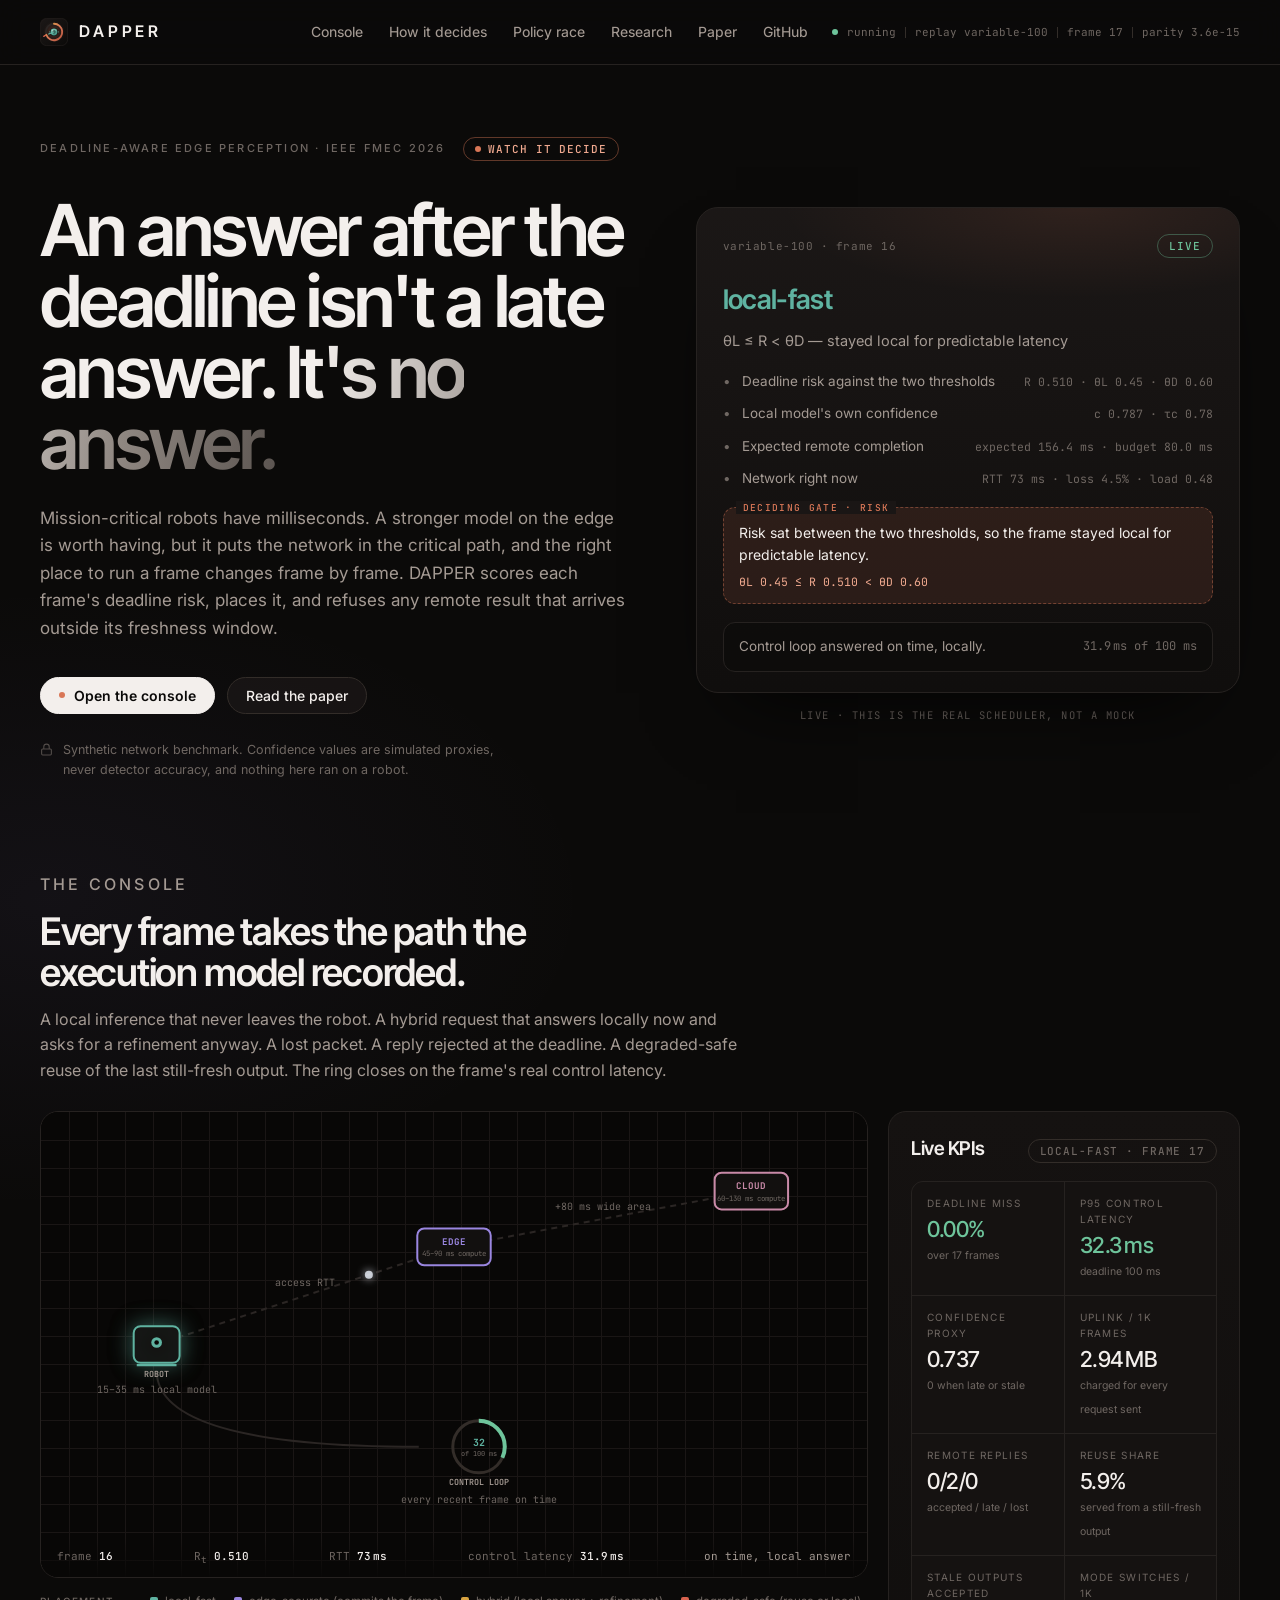
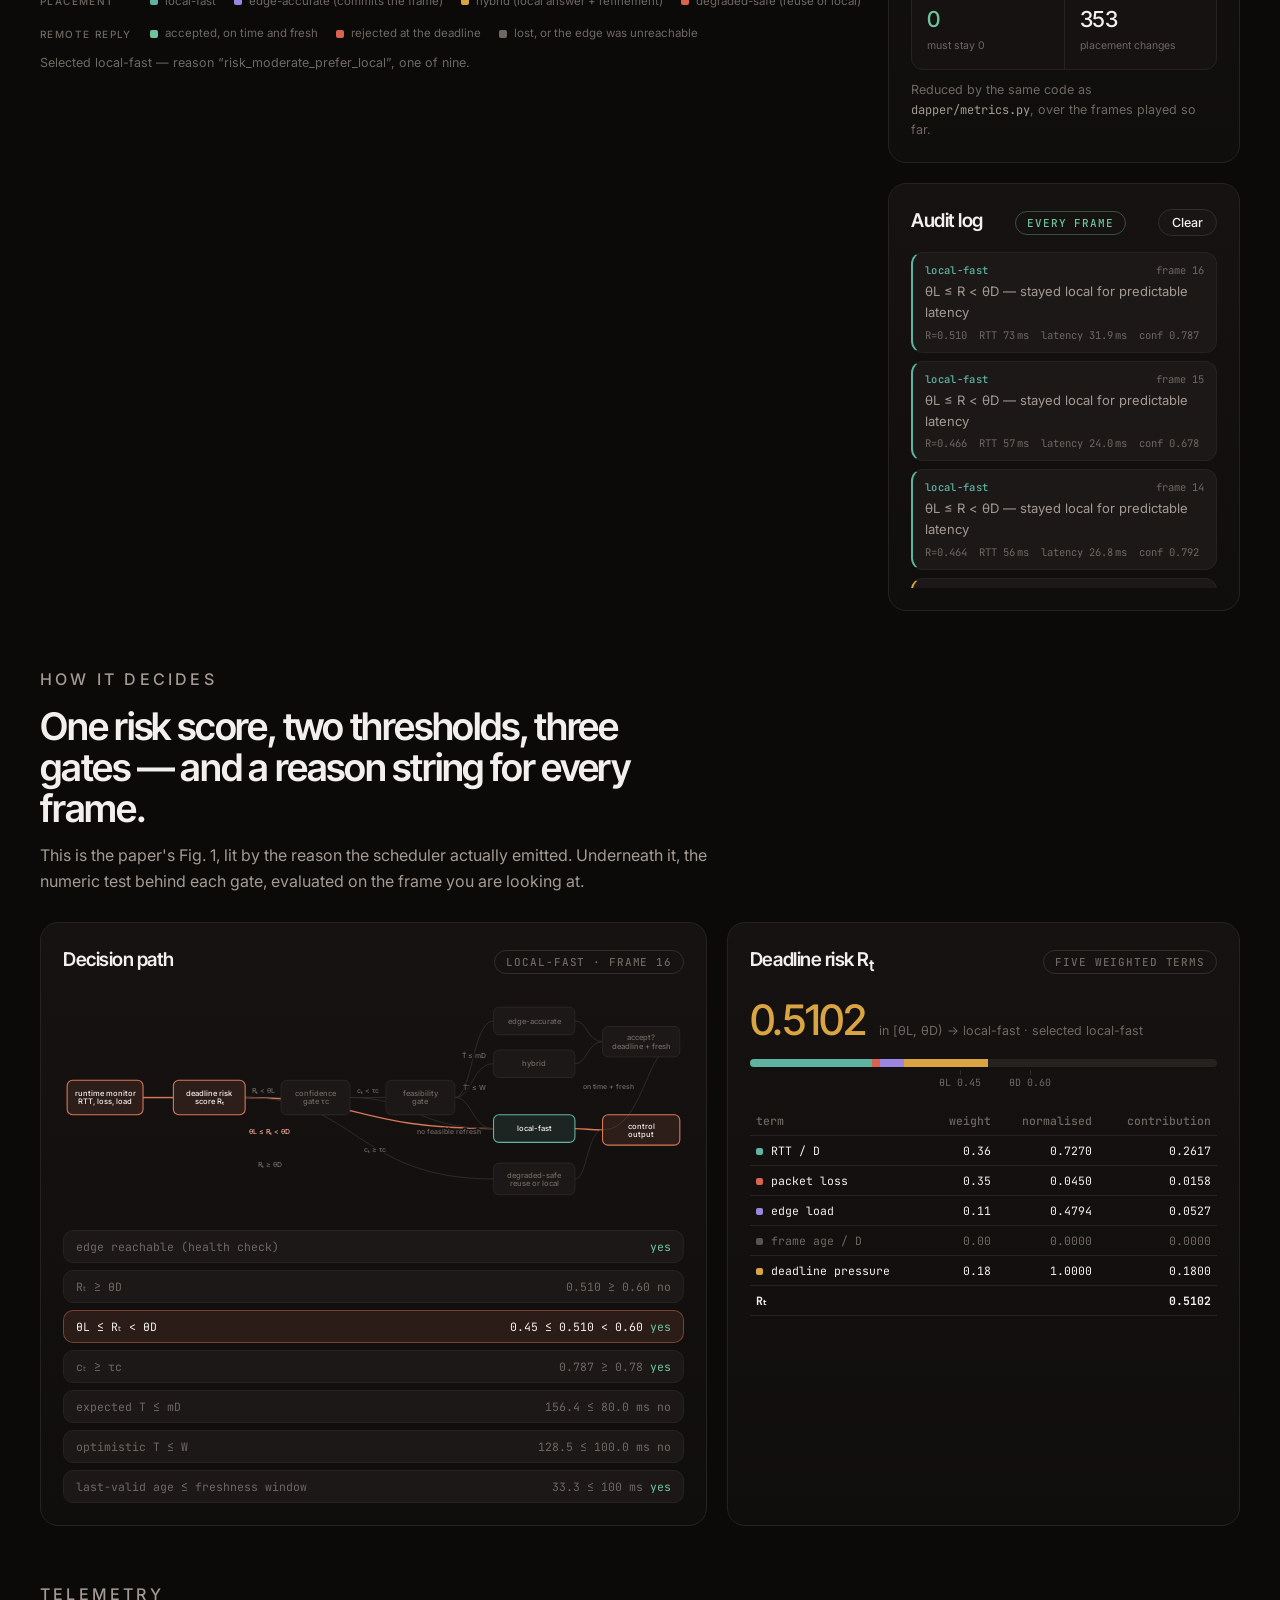
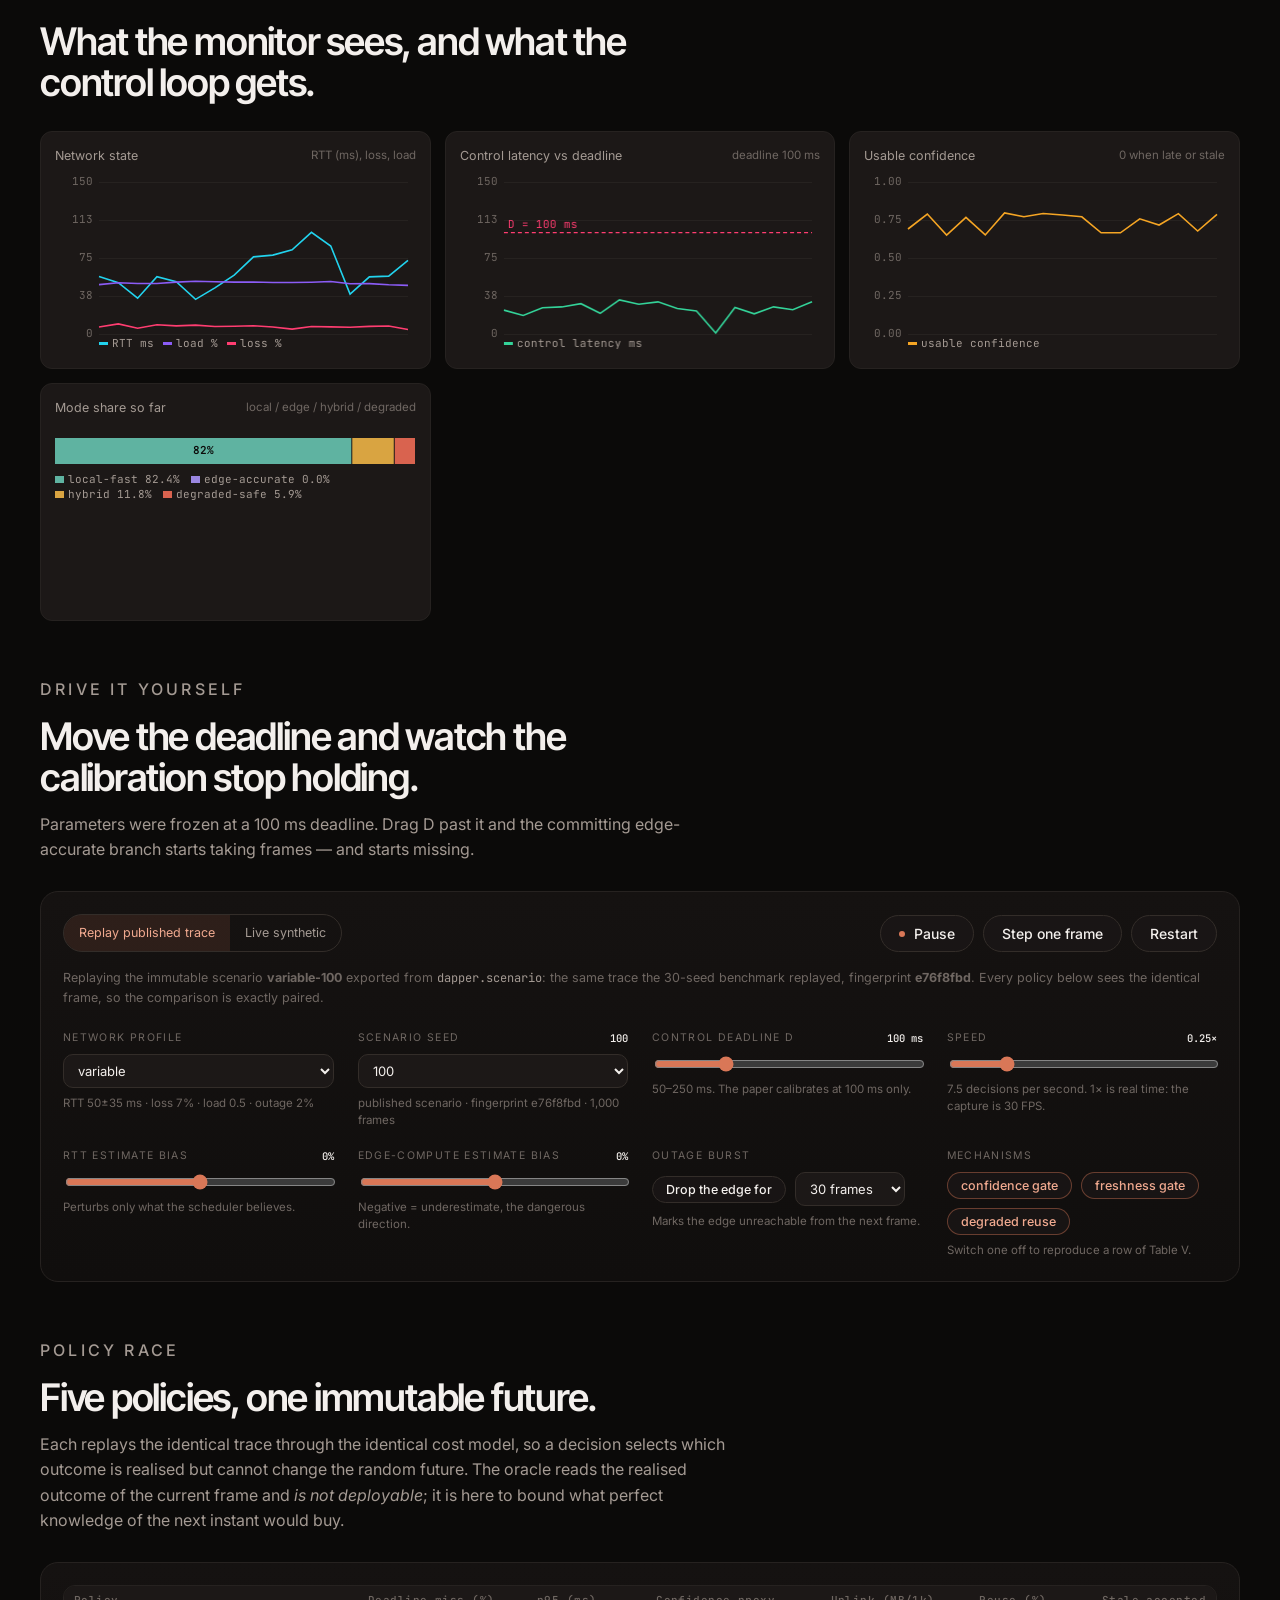
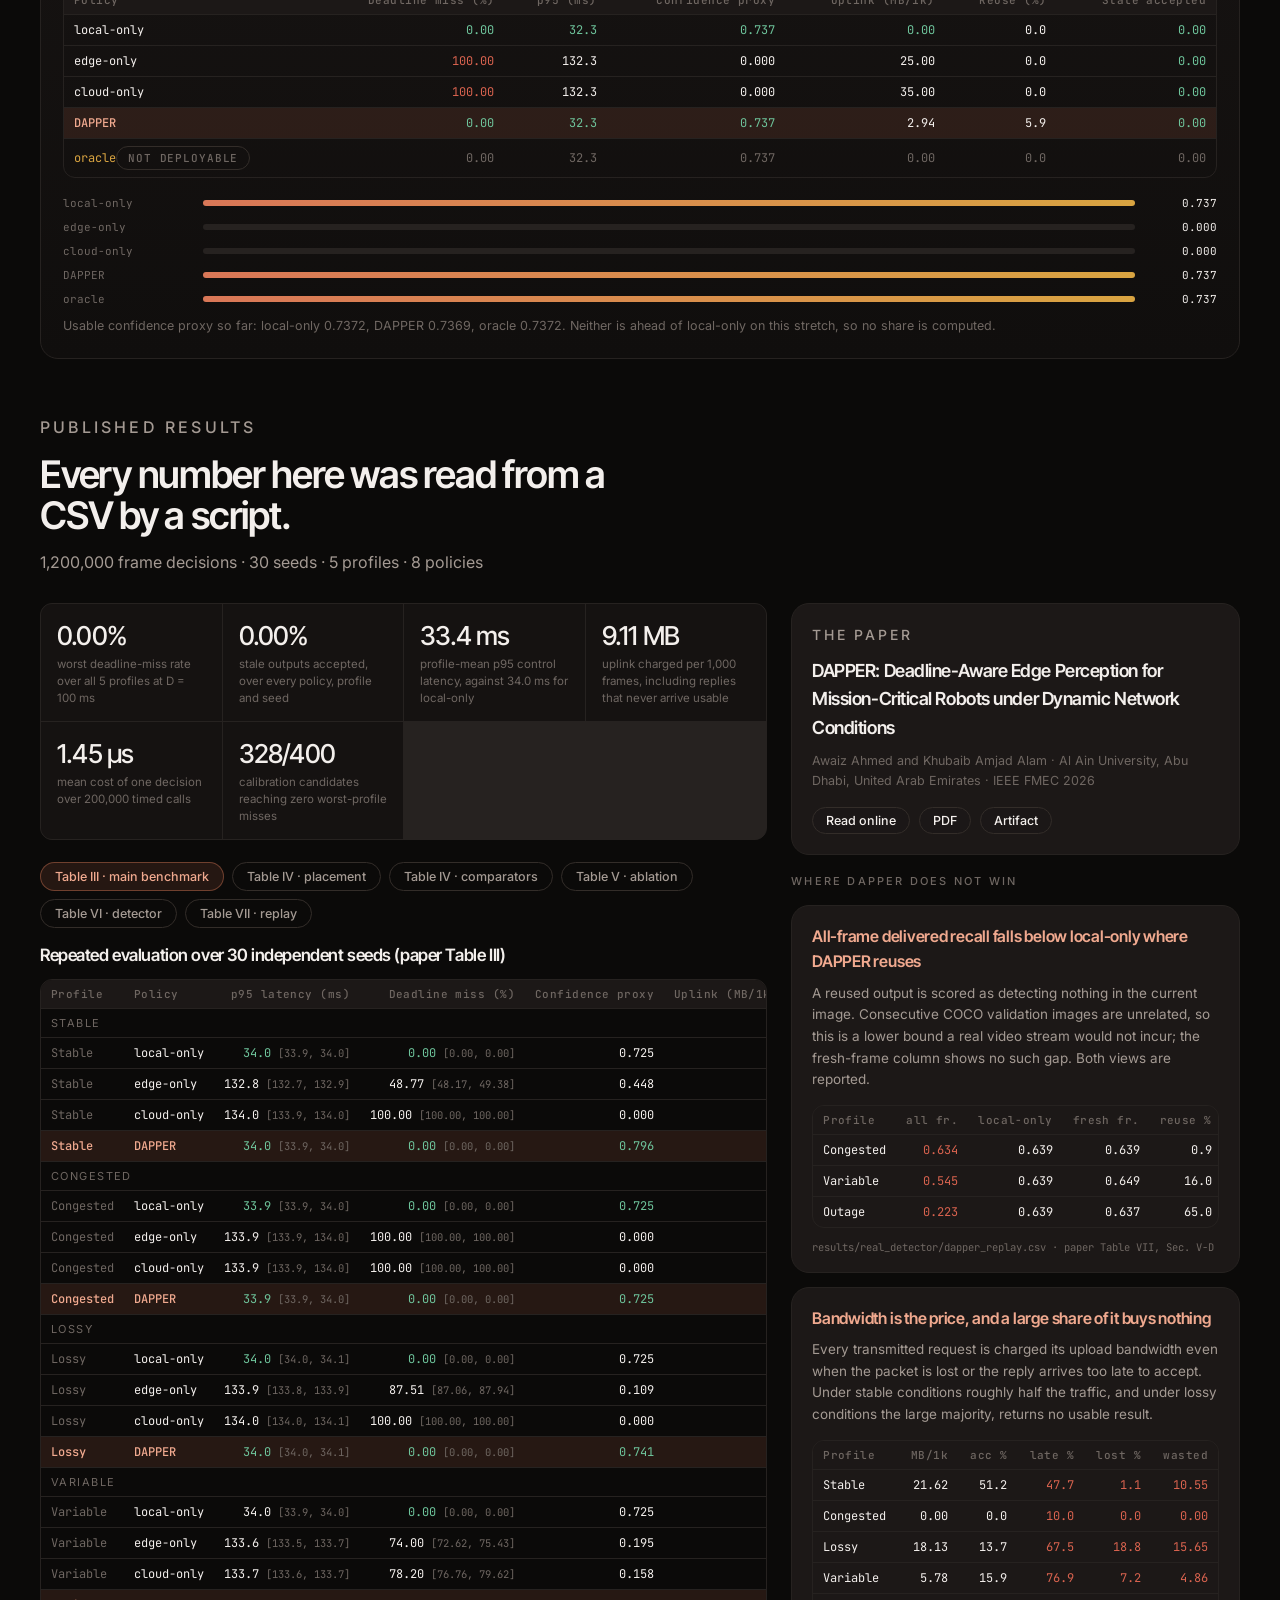
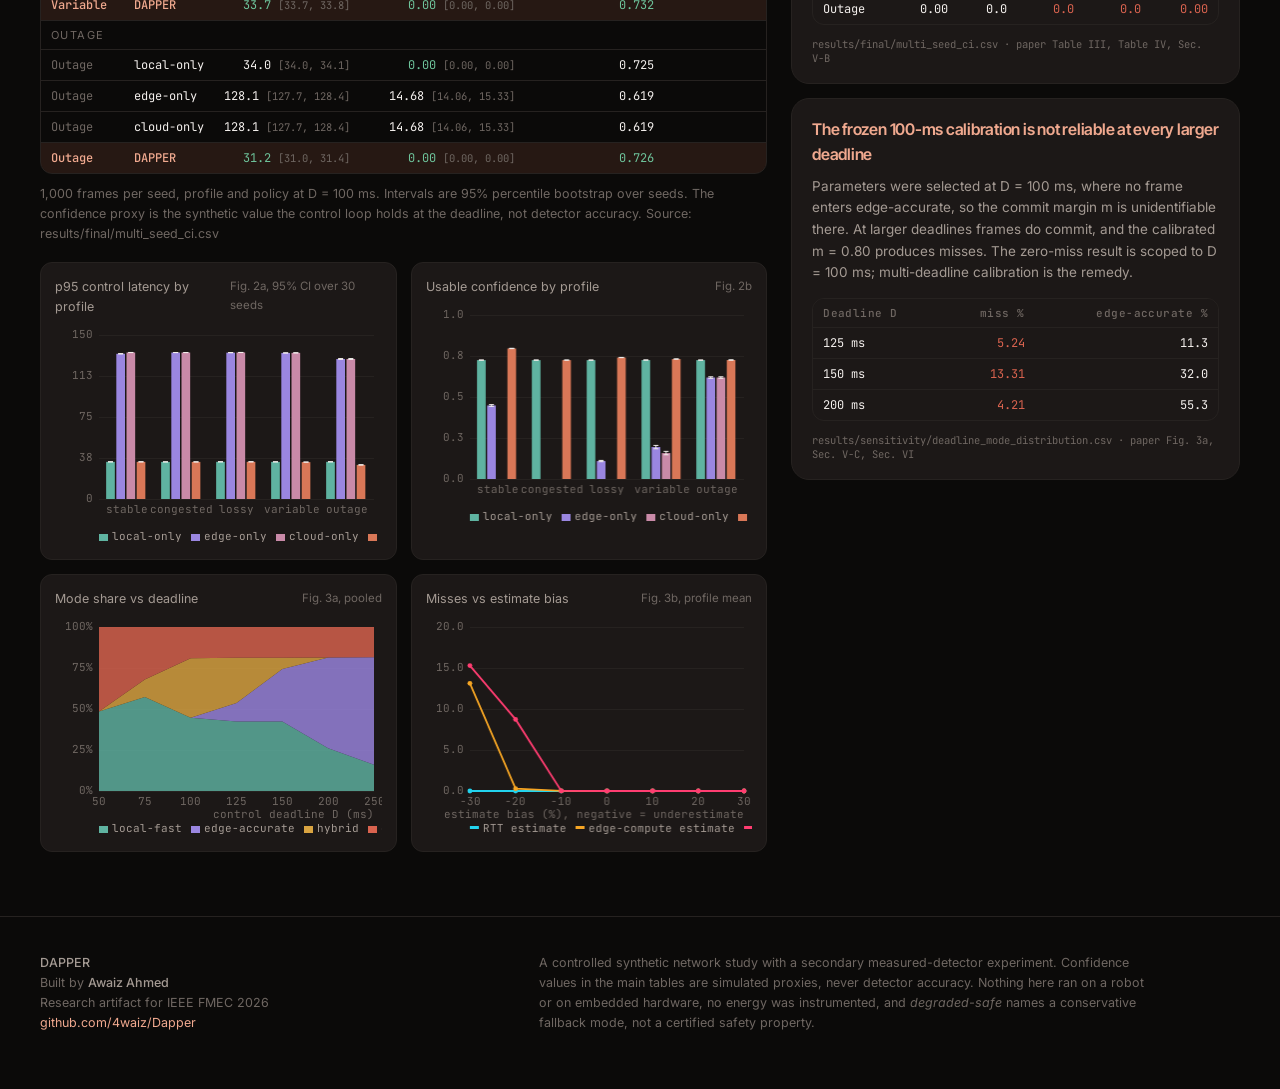
<file: index.html>
<!doctype html>
<html lang="en">
<head>
  <meta charset="utf-8" />
  <meta name="viewport" content="width=device-width, initial-scale=1" />
  <title>DAPPER — deadline-aware edge perception</title>
  <meta name="description" content="A perception result that arrives after the control deadline is no answer at all. DAPPER scores every frame's deadline risk and places it on the robot, on the edge, both, or on a conservative fallback. The real scheduler from the IEEE FMEC 2026 paper, running live in your browser." />
  <meta name="author" content="Awaiz Ahmed" />
  <meta property="og:title" content="DAPPER — deadline-aware edge perception" />
  <meta property="og:description" content="An answer after the deadline isn't a late answer. It's no answer. The real per-frame scheduler, running live. Built by Awaiz Ahmed." />
  <meta property="og:image" content="assets/social-preview.png" />
  <meta name="theme-color" content="#0b0a09" />
  <link rel="icon" type="image/svg+xml" href="assets/logo.svg" />
  <link rel="icon" type="image/png" sizes="32x32" href="assets/favicon-32.png" />
  <link rel="apple-touch-icon" href="assets/apple-touch-icon.png" />
  <link rel="preconnect" href="https://fonts.googleapis.com" />
  <link rel="preconnect" href="https://fonts.gstatic.com" crossorigin />
  <link href="https://fonts.googleapis.com/css2?family=Inter+Tight:wght@400;500;600;700&family=Inter:wght@400;450;500;600&family=JetBrains+Mono:wght@400;500&display=swap" rel="stylesheet" />
  <link rel="stylesheet" href="css/app.css" />
</head>
<body>
  <div id="boot" class="boot" role="status" aria-live="polite">
    <div class="boot-card">
      <img src="assets/logo.svg" alt="" class="boot-logo" width="56" height="56" />
      <h1>DAPPER</h1>
      <p class="boot-sub">Deadline-aware perception placement</p>
      <div class="boot-bar"><div id="boot-fill" class="boot-fill"></div></div>
      <ol id="boot-log" class="boot-log"></ol>
    </div>
  </div>

  <header class="topbar">
    <a class="brand" href="#top" aria-label="DAPPER home">
      <img src="assets/logo.svg" alt="" width="28" height="28" />
      <span class="brand-name">DAPPER</span>
    </a>
    <nav class="nav" aria-label="Sections">
      <a href="#mission">Console</a>
      <a href="#decision">How it decides</a>
      <a href="#race">Policy race</a>
      <a href="#research">Research</a>
      <a href="paper/">Paper</a>
      <a href="https://github.com/4waiz/Dapper" target="_blank" rel="noopener">GitHub</a>
    </nav>
    <div class="status">
      <span id="status-dot" class="dot-live"></span><span id="status-text">booting</span>
      <span class="sep"></span><span id="status-mode">—</span>
      <span class="sep"></span><span id="status-frame">0</span>
      <span class="sep"></span><span id="status-parity" title="Worst disagreement between this browser engine and the Python engine on the loaded trace">parity —</span>
    </div>
  </header>

  <main id="top">
    <!-- ───────────────────────── hero ───────────────────────── -->
    <section class="hero">
      <div>
        <div class="hero-eyebrow">
          <p class="eyebrow">Deadline-aware edge perception · IEEE FMEC 2026</p>
          <span class="tag accent"><span class="dot" style="width:6px;height:6px;border-radius:50%;background:var(--accent)"></span> watch it decide</span>
        </div>
        <h1>An answer after the deadline isn't a late answer. <span class="fade">It's no answer.</span></h1>
        <p class="sub">Mission-critical robots have milliseconds. A stronger model on the edge is worth having, but it puts the network in the critical path, and the right place to run a frame changes frame by frame. DAPPER scores each frame's deadline risk, places it, and refuses any remote result that arrives outside its freshness window.</p>
        <div class="hero-actions">
          <a class="pill solid" href="#mission"><span class="dot"></span> Open the console</a>
          <a class="pill" href="paper/">Read the paper</a>
        </div>
        <p class="hero-foot">
          <svg width="13" height="13" viewBox="0 0 24 24" fill="none" stroke="currentColor" stroke-width="2" aria-hidden="true"><rect x="3" y="11" width="18" height="11" rx="2"/><path d="M7 11V7a5 5 0 0 1 10 0v4"/></svg>
          Synthetic network benchmark. Confidence values are simulated proxies, never detector accuracy, and nothing here ran on a robot.
        </p>
      </div>

      <div>
        <div class="decision-card">
          <div class="dc-top">
            <span class="dc-src" id="hero-src">dapper · frame 0</span>
            <span class="tag" id="hero-state">live</span>
          </div>
          <h2 class="dc-mode" id="hero-mode">—</h2>
          <p class="dc-why" id="hero-why">Loading the frozen configuration and a published scenario trace.</p>
          <ul class="dc-tests" id="hero-tests"></ul>
          <div class="dc-critical">
            <span class="label" id="hero-critical-label">deciding gate</span>
            <p id="hero-critical-text">—</p>
            <span class="expr" id="hero-critical-expr"></span>
          </div>
          <div class="dc-foot">
            <span id="hero-verdict">—</span>
            <span class="val" id="hero-latency">—</span>
          </div>
        </div>
        <p class="dc-caption">Live · this is the real scheduler, not a mock</p>
      </div>
    </section>

    <!-- ───────────────────────── console ───────────────────────── -->
    <section id="mission">
      <div class="sec-head">
        <p class="eyebrow">The console</p>
        <h2>Every frame takes the path the execution model recorded.</h2>
        <p>A local inference that never leaves the robot. A hybrid request that answers locally now and asks for a refinement anyway. A lost packet. A reply rejected at the deadline. A degraded-safe reuse of the last still-fresh output. The ring closes on the frame's real control latency.</p>
      </div>

      <div class="stage-wrap">
        <div>
          <div class="stage">
            <canvas id="scene" width="1280" height="720" aria-label="Animated robot, edge and cloud perception pipeline"></canvas>
            <div class="stage-bar">
              <span>frame <b id="sc-frame">0</b></span>
              <span>R<sub>t</sub> <b id="sc-risk">—</b></span>
              <span>RTT <b id="sc-rtt">—</b></span>
              <span>control latency <b id="sc-lat">—</b></span>
              <span id="sc-verdict">—</span>
            </div>
          </div>
          <div class="legend">
            <span><b>placement</b></span>
            <span><i style="background:var(--local)"></i> local-fast</span>
            <span><i style="background:var(--edge)"></i> edge-accurate (commits the frame)</span>
            <span><i style="background:var(--hybrid)"></i> hybrid (local answer + refinement)</span>
            <span><i style="background:var(--degraded)"></i> degraded-safe (reuse or local)</span>
          </div>
          <div class="legend">
            <span><b>remote reply</b></span>
            <span><i style="background:var(--ok)"></i> accepted, on time and fresh</span>
            <span><i style="background:var(--degraded)"></i> rejected at the deadline</span>
            <span><i style="background:var(--text-3)"></i> lost, or the edge was unreachable</span>
          </div>
          <p class="fine" id="stage-chip"></p>
        </div>

        <aside class="rail">
          <div class="card">
            <div class="card-head">
              <h2>Live KPIs</h2>
              <span class="tag" id="kpi-scope">—</span>
            </div>
            <div class="kpis" id="kpis"></div>
            <p class="fine">Reduced by the same code as <code>dapper/metrics.py</code>, over the frames played so far.</p>
          </div>

          <div class="card">
            <div class="card-head">
              <h2>Audit log</h2>
              <span class="tag ok" id="audit-rate">every frame</span>
              <button id="audit-clear" class="pill small" type="button">Clear</button>
            </div>
            <ol id="audit" class="audit-list" aria-live="polite"></ol>
            <p id="audit-empty" class="empty">The newest decisions, each with the gate that fired and its reason string, drawn from a closed set of nine. Above 1× the engine outruns the page and the log is sampled.</p>
          </div>
        </aside>
      </div>
    </section>

    <!-- ───────────────────────── decision path ───────────────────────── -->
    <section id="decision">
      <div class="sec-head">
        <p class="eyebrow">How it decides</p>
        <h2>One risk score, two thresholds, three gates — and a reason string for every frame.</h2>
        <p>This is the paper's Fig. 1, lit by the reason the scheduler actually emitted. Underneath it, the numeric test behind each gate, evaluated on the frame you are looking at.</p>
      </div>

      <div class="two-col">
        <div class="card">
          <div class="card-head">
            <h2>Decision path</h2>
            <span class="tag" id="path-chip">—</span>
          </div>
          <div class="pathwrap" id="pathwrap"></div>
          <ul class="gate-tests" id="gate-tests"></ul>
        </div>

        <div class="card">
          <div class="card-head">
            <h2>Deadline risk R<sub>t</sub></h2>
            <span class="tag">five weighted terms</span>
          </div>
          <div class="risk-total">
            <b id="risk-value">—</b>
            <span id="risk-verdict">—</span>
          </div>
          <div class="risk-bar" id="risk-bar"></div>
          <div class="risk-marks" id="risk-marks"></div>
          <table class="terms" id="risk-terms"></table>
        </div>
      </div>
    </section>

    <!-- ───────────────────────── telemetry ───────────────────────── -->
    <section id="telemetry">
      <div class="sec-head">
        <p class="eyebrow">Telemetry</p>
        <h2>What the monitor sees, and what the control loop gets.</h2>
      </div>
      <div class="charts">
        <figure class="chart">
          <figcaption>Network state <em>RTT (ms), loss, load</em></figcaption>
          <canvas id="ch-net" height="150"></canvas>
        </figure>
        <figure class="chart">
          <figcaption>Control latency vs deadline <em id="ch-lat-cap">—</em></figcaption>
          <canvas id="ch-lat" height="150"></canvas>
        </figure>
        <figure class="chart">
          <figcaption>Usable confidence <em>0 when late or stale</em></figcaption>
          <canvas id="ch-conf" height="150"></canvas>
        </figure>
        <figure class="chart">
          <figcaption>Mode share so far <em>local / edge / hybrid / degraded</em></figcaption>
          <canvas id="ch-mode" height="150"></canvas>
        </figure>
      </div>
    </section>

    <!-- ───────────────────────── controls ───────────────────────── -->
    <section id="controls">
      <div class="sec-head">
        <p class="eyebrow">Drive it yourself</p>
        <h2>Move the deadline and watch the calibration stop holding.</h2>
        <p>Parameters were frozen at a 100 ms deadline. Drag D past it and the committing edge-accurate branch starts taking frames — and starts missing.</p>
      </div>

      <div class="card">
        <div class="card-head">
          <div class="ctl-row">
            <div class="seg" role="group" aria-label="Scenario source">
              <button id="src-replay" class="on" type="button">Replay published trace</button>
              <button id="src-live" type="button">Live synthetic</button>
            </div>
          </div>
          <div class="ctl-row">
            <button id="play" class="pill" type="button"><span class="dot"></span> Pause</button>
            <button id="step" class="pill" type="button">Step one frame</button>
            <button id="reset" class="pill" type="button">Restart</button>
          </div>
        </div>
        <p class="fine" id="source-hint">—</p>

        <div class="controls" style="margin-top:22px">
          <div class="ctl">
            <label for="profile">Network profile</label>
            <select id="profile"></select>
            <span class="sub" id="profile-sub">—</span>
          </div>
          <div class="ctl">
            <label for="seed">Scenario seed <b id="seed-val">100</b></label>
            <select id="seed"></select>
            <span class="sub" id="seed-sub">—</span>
          </div>
          <div class="ctl">
            <label for="deadline">Control deadline D <b id="deadline-val">100 ms</b></label>
            <input id="deadline" type="range" min="50" max="250" step="5" value="100" />
            <span class="sub">50–250 ms. The paper calibrates at 100 ms only.</span>
          </div>
          <div class="ctl">
            <label for="speed">Speed <b id="speed-val">1×</b></label>
            <input id="speed" type="range" min="0" max="5" step="1" value="1" />
            <span class="sub" id="speed-sub">—</span>
          </div>
          <div class="ctl">
            <label for="bias-rtt">RTT estimate bias <b id="bias-rtt-val">0%</b></label>
            <input id="bias-rtt" type="range" min="-30" max="30" step="5" value="0" />
            <span class="sub">Perturbs only what the scheduler believes.</span>
          </div>
          <div class="ctl">
            <label for="bias-compute">Edge-compute estimate bias <b id="bias-compute-val">0%</b></label>
            <input id="bias-compute" type="range" min="-30" max="30" step="5" value="0" />
            <span class="sub">Negative = underestimate, the dangerous direction.</span>
          </div>
          <div class="ctl">
            <label>Outage burst</label>
            <div class="ctl-row">
              <button id="inject" class="pill small" type="button">Drop the edge for</button>
              <select id="inject-len">
                <option value="15">15 frames</option>
                <option value="30" selected>30 frames</option>
                <option value="60">60 frames</option>
                <option value="120">120 frames</option>
              </select>
            </div>
            <span class="sub">Marks the edge unreachable from the next frame.</span>
          </div>
          <div class="ctl">
            <label>Mechanisms</label>
            <div class="ctl-row">
              <button id="g-conf" class="pill small on" type="button">confidence gate</button>
              <button id="g-fresh" class="pill small on" type="button">freshness gate</button>
              <button id="g-reuse" class="pill small on" type="button">degraded reuse</button>
            </div>
            <span class="sub">Switch one off to reproduce a row of Table V.</span>
          </div>
        </div>

        <div class="custom-grid" id="custom-grid" hidden>
          <div class="ctl">
            <label for="c-rtt">RTT mean <b id="c-rtt-val">—</b></label>
            <input id="c-rtt" type="range" min="5" max="300" step="5" value="50" />
          </div>
          <div class="ctl">
            <label for="c-jit">RTT std <b id="c-jit-val">—</b></label>
            <input id="c-jit" type="range" min="0" max="100" step="5" value="35" />
          </div>
          <div class="ctl">
            <label for="c-loss">Packet loss <b id="c-loss-val">—</b></label>
            <input id="c-loss" type="range" min="0" max="50" step="1" value="7" />
          </div>
          <div class="ctl">
            <label for="c-load">Edge load <b id="c-load-val">—</b></label>
            <input id="c-load" type="range" min="0" max="100" step="5" value="50" />
          </div>
          <div class="ctl">
            <label for="c-out">Outage probability <b id="c-out-val">—</b></label>
            <input id="c-out" type="range" min="0" max="50" step="1" value="2" />
          </div>
        </div>
      </div>
    </section>

    <!-- ───────────────────────── policy race ───────────────────────── -->
    <section id="race">
      <div class="sec-head">
        <p class="eyebrow">Policy race</p>
        <h2>Five policies, one immutable future.</h2>
        <p>Each replays the identical trace through the identical cost model, so a decision selects which outcome is realised but cannot change the random future. The oracle reads the realised outcome of the current frame and <em>is not deployable</em>; it is here to bound what perfect knowledge of the next instant would buy.</p>
      </div>
      <div class="card">
        <div class="table-wrap"><table class="race" id="race-table"></table></div>
        <div class="race-bars" id="race-bars"></div>
        <p class="fine" id="race-note">—</p>
      </div>
    </section>

    <!-- ───────────────────────── research ───────────────────────── -->
    <section id="research">
      <div class="sec-head">
        <p class="eyebrow">Published results</p>
        <h2>Every number here was read from a CSV by a script.</h2>
        <p id="research-chip">—</p>
      </div>

      <div class="research-grid">
        <div>
          <div class="headline" id="headline"></div>
          <div class="tabs" role="tablist" id="table-tabs"></div>
          <h3 id="table-title" style="margin-bottom:10px;font-size:17px;font-weight:600"></h3>
          <div class="table-wrap"><table class="data" id="data-table"></table></div>
          <p class="fine" id="table-caption"></p>
          <div class="charts" style="margin-top:18px">
            <figure class="chart">
              <figcaption>p95 control latency by profile <em>Fig. 2a, 95% CI over 30 seeds</em></figcaption>
              <canvas id="ch-p95" height="220"></canvas>
            </figure>
            <figure class="chart">
              <figcaption>Usable confidence by profile <em>Fig. 2b</em></figcaption>
              <canvas id="ch-confidence" height="220"></canvas>
            </figure>
            <figure class="chart">
              <figcaption>Mode share vs deadline <em>Fig. 3a, pooled</em></figcaption>
              <canvas id="ch-deadline" height="220"></canvas>
            </figure>
            <figure class="chart">
              <figcaption>Misses vs estimate bias <em>Fig. 3b, profile mean</em></figcaption>
              <canvas id="ch-bias" height="220"></canvas>
            </figure>
          </div>
        </div>

        <div class="research-side">
          <div class="paper-card">
            <p class="eyebrow" style="margin-bottom:10px">The paper</p>
            <h3>DAPPER: Deadline-Aware Edge Perception for Mission-Critical Robots under Dynamic Network Conditions</h3>
            <p class="authors">Awaiz Ahmed and Khubaib Amjad Alam · Al Ain University, Abu Dhabi, United Arab Emirates · IEEE FMEC 2026</p>
            <div class="paper-links">
              <a class="pill small" href="paper/">Read online</a>
              <a class="pill small" href="paper/dapper-fmec2026.pdf">PDF</a>
              <a class="pill small" href="https://github.com/4waiz/Dapper">Artifact</a>
            </div>
          </div>

          <div>
            <p class="eyebrow" style="margin-bottom:14px">Where DAPPER does not win</p>
            <div class="honest" id="honest"></div>
          </div>
        </div>
      </div>
    </section>
  </main>

  <footer class="footer">
    <div><strong>DAPPER</strong><br />Built by <strong>Awaiz Ahmed</strong><br />Research artifact for IEEE FMEC 2026<br /><a href="https://github.com/4waiz/Dapper">github.com/4waiz/Dapper</a></div>
    <div class="caveat">A controlled synthetic network study with a secondary measured-detector experiment. Confidence values in the main tables are simulated proxies, never detector accuracy. Nothing here ran on a robot or on embedded hardware, no energy was instrumented, and <em>degraded-safe</em> names a conservative fallback mode, not a certified safety property.</div>
  </footer>

  <script type="module" src="js/app.js"></script>
</body>
</html>
</file>
<file: css/app.css>
/*
 * DAPPER — editorial dark.
 *
 * Warm near-black, a large display headline, letterspaced eyebrows, soft
 * rounded surfaces and one terracotta accent. Data keeps four distinguishable
 * hues, warmed to sit in this palette, and a colour always means the same
 * placement decision:
 *   local-fast  teal     edge-accurate  violet
 *   hybrid      ochre    degraded-safe  terracotta
 */
:root {
  --bg: #0b0a09;
  --bg-soft: #100e0d;
  --surface: #151211;
  --surface-2: #1c1817;
  --line: #262220;
  --line-2: #332d29;

  --text: #f3efec;
  --text-2: #a49a93;
  --text-3: #6f6762;

  --accent: #d97757;
  --accent-ink: #f0a98f;
  --accent-soft: rgba(217, 119, 87, 0.13);
  --accent-line: rgba(217, 119, 87, 0.42);

  --local: #5fb3a1;
  --edge: #9a86e0;
  --hybrid: #d9a441;
  --degraded: #d9634f;
  --ok: #6ec49b;

  --radius: 18px;
  --radius-sm: 12px;
  --display: "Inter Tight", Inter, system-ui, -apple-system, "Segoe UI", sans-serif;
  --sans: "Inter", system-ui, -apple-system, "Segoe UI", Roboto, sans-serif;
  --mono: "JetBrains Mono", ui-monospace, "SFMono-Regular", Consolas, monospace;
  color-scheme: dark;
}

* { box-sizing: border-box; }
html { scroll-behavior: smooth; }
body {
  margin: 0;
  background:
    radial-gradient(1200px 620px at 78% -8%, rgba(217, 119, 87, 0.10), transparent 62%),
    radial-gradient(900px 520px at 4% 12%, rgba(154, 134, 224, 0.06), transparent 60%),
    var(--bg);
  color: var(--text);
  font: 15px/1.6 var(--sans);
  -webkit-font-smoothing: antialiased;
  text-rendering: optimizeLegibility;
  overflow-x: hidden;
}
.mono { font-family: var(--mono); }
a { color: var(--accent-ink); text-decoration: none; }
a:hover { color: var(--text); }
h1, h2, h3 { margin: 0; font-family: var(--display); letter-spacing: -0.025em; }
figure { margin: 0; }

/* ---------- shared atoms ---------- */
.eyebrow {
  font-size: 11px; font-weight: 500; letter-spacing: 0.2em; text-transform: uppercase;
  color: var(--text-3); margin: 0;
}
.pill {
  display: inline-flex; align-items: center; gap: 9px; border-radius: 999px;
  border: 1px solid var(--line-2); background: rgba(28, 24, 23, 0.7);
  padding: 9px 18px; font: 500 14px var(--sans); color: var(--text); cursor: pointer;
  transition: border-color 0.18s, background 0.18s, color 0.18s;
}
.pill:hover { border-color: var(--accent-line); background: var(--surface-2); color: var(--text); }
.pill.solid { background: var(--text); color: #0b0a09; border-color: var(--text); font-weight: 600; }
.pill.solid:hover { background: #fff; border-color: #fff; color: #0b0a09; }
.pill .dot { width: 6px; height: 6px; border-radius: 50%; background: var(--accent); }
.pill[disabled] { opacity: 0.45; cursor: not-allowed; }
.pill.small { padding: 5px 13px; font-size: 12.5px; }
.pill.on { border-color: var(--accent-line); color: var(--accent-ink); }

button, select, input { font: inherit; color: inherit; }
button { font-family: var(--sans); }
select {
  background: var(--surface-2); border: 1px solid var(--line-2); border-radius: 10px;
  padding: 7px 10px; color: var(--text); font-size: 13px;
}
input[type="range"] { accent-color: var(--accent); width: 100%; }
:focus-visible { outline: 2px solid var(--accent); outline-offset: 3px; }

.tag {
  display: inline-flex; align-items: center; gap: 7px; font: 500 11px var(--mono);
  letter-spacing: 0.08em; text-transform: uppercase; color: var(--text-3);
  border: 1px solid var(--line-2); border-radius: 999px; padding: 4px 11px;
}
.tag.accent { color: var(--accent-ink); border-color: var(--accent-line); }
.tag.ok { color: var(--ok); border-color: rgba(110, 196, 155, 0.36); }
.tag.bad { color: var(--degraded); border-color: rgba(217, 99, 79, 0.42); }

.card {
  background: linear-gradient(180deg, var(--surface), var(--bg-soft));
  border: 1px solid var(--line); border-radius: var(--radius); padding: 22px;
  min-width: 0;
}
.card-head {
  display: flex; align-items: baseline; justify-content: space-between; gap: 14px;
  margin-bottom: 16px; flex-wrap: wrap;
}
.card-head h2 { font-size: 19px; font-weight: 600; }
.lede { color: var(--text-2); margin: 0 0 16px; max-width: 74ch; }
.fine { color: var(--text-3); font-size: 12.5px; margin: 10px 0 0; }
.fine code, code { font: 12px var(--mono); color: var(--text-2); }

/* ---------- boot ---------- */
.boot {
  position: fixed; inset: 0; z-index: 60; display: grid; place-items: center;
  background: radial-gradient(760px 420px at 50% 42%, rgba(217, 119, 87, 0.08), transparent 70%), var(--bg);
  transition: opacity 0.55s ease, visibility 0.55s;
}
.boot.done { opacity: 0; visibility: hidden; }
.boot-card { width: min(540px, calc(100vw - 36px)); }
.boot-logo { filter: drop-shadow(0 0 30px rgba(217, 119, 87, 0.25)); }
.boot h1 { font-size: 34px; font-weight: 600; letter-spacing: 0.22em; margin: 16px 0 4px; }
.boot-sub { color: var(--text-3); margin: 0 0 26px; letter-spacing: 0.18em; text-transform: uppercase; font-size: 10.5px; }
.boot-bar { height: 2px; background: var(--line); border-radius: 2px; overflow: hidden; }
.boot-fill { height: 100%; width: 0; background: linear-gradient(90deg, var(--accent), var(--hybrid)); transition: width 0.3s; }
.boot-log { list-style: none; padding: 0; margin: 20px 0 0; font: 12px var(--mono); color: var(--text-3); min-height: 164px; }
.boot-log li { padding: 3px 0; }
.boot-log li.ok::before { content: "\2713  "; color: var(--ok); }
.boot-log li.run::before { content: "\203A  "; color: var(--accent); }
.boot-log li.bad::before { content: "\2717  "; color: var(--degraded); }
.boot-log li.bad { color: var(--degraded); }

/* ---------- top bar ---------- */
.topbar {
  position: sticky; top: 0; z-index: 30; display: flex; align-items: center; gap: 24px;
  padding: 18px 40px; background: rgba(11, 10, 9, 0.78); backdrop-filter: blur(14px);
  border-bottom: 1px solid var(--line);
}
.brand { display: flex; align-items: center; gap: 11px; color: var(--text); }
.brand:hover { color: var(--text); }
.brand-name { font-family: var(--display); font-weight: 600; letter-spacing: 0.24em; font-size: 16px; }
.nav { display: flex; gap: 26px; margin-left: auto; align-items: center; }
.nav a { color: var(--text-2); font-size: 14px; font-weight: 450; }
.nav a:hover { color: var(--text); }
.status { display: flex; align-items: center; gap: 9px; font: 11px var(--mono); color: var(--text-3); white-space: nowrap; }
.status .sep { width: 1px; height: 11px; background: var(--line-2); }
.dot-live { width: 6px; height: 6px; border-radius: 50%; background: var(--hybrid); }
.dot-live.online { background: var(--ok); animation: breathe 2.4s infinite; }
.dot-live.paused { background: var(--text-3); animation: none; }
@keyframes breathe { 50% { opacity: 0.35; } }

main { max-width: 1320px; margin: 0 auto; padding: 0 40px 24px; display: grid; gap: 56px; }
section { scroll-margin-top: 84px; min-width: 0; }

/* ---------- hero ---------- */
.hero {
  display: grid; grid-template-columns: minmax(0, 1fr) minmax(0, 0.92fr);
  gap: 64px; align-items: center; padding: 72px 0 24px;
}
.hero-eyebrow { display: flex; align-items: center; gap: 18px; flex-wrap: wrap; margin-bottom: 34px; }
.hero h1 {
  font-size: clamp(42px, 5.6vw, 80px); font-weight: 600; line-height: 0.99;
  letter-spacing: -0.038em; margin: 0 0 26px;
}
.hero h1 .fade {
  background: linear-gradient(100deg, var(--text) 8%, #8f8781 62%, #5b5450 100%);
  -webkit-background-clip: text; background-clip: text; color: transparent;
}
.hero p.sub { color: var(--text-2); font-size: 17px; line-height: 1.62; margin: 0 0 34px; max-width: 54ch; }
.hero-actions { display: flex; gap: 12px; flex-wrap: wrap; margin-bottom: 26px; }
.hero-foot { display: flex; align-items: flex-start; gap: 10px; color: var(--text-3); font-size: 12.5px; max-width: 60ch; }
.hero-foot svg { flex: 0 0 auto; margin-top: 3px; opacity: 0.7; }

/* the live decision card */
.decision-card {
  background: linear-gradient(180deg, rgba(28, 24, 23, 0.92), rgba(16, 14, 13, 0.92));
  border: 1px solid var(--line); border-radius: 22px; padding: 26px 26px 20px;
  box-shadow: 0 40px 80px -40px rgba(0, 0, 0, 0.9);
  position: relative; overflow: hidden;
}
.decision-card::before {
  content: ""; position: absolute; inset: -1px -1px auto; height: 140px;
  background: radial-gradient(420px 130px at 70% 0, rgba(217, 119, 87, 0.11), transparent 70%);
  pointer-events: none;
}
.dc-top { display: flex; align-items: center; justify-content: space-between; gap: 12px; margin-bottom: 20px; position: relative; }
.dc-src { font: 11px var(--mono); color: var(--text-3); letter-spacing: 0.05em; }
.dc-mode { font-family: var(--display); font-size: 27px; font-weight: 600; letter-spacing: -0.025em; margin: 0 0 8px; position: relative; }
.dc-why { color: var(--text-2); font-size: 14.5px; margin: 0 0 18px; position: relative; }
.dc-tests { list-style: none; margin: 0; padding: 0; display: grid; gap: 11px; position: relative; }
.dc-tests li { display: flex; gap: 11px; font-size: 13.5px; color: var(--text-2); align-items: baseline; }
.dc-tests li::before { content: "\2022"; color: var(--text-3); }
.dc-tests li .expr { font-family: var(--mono); font-size: 11.5px; color: var(--text-3); margin-left: auto; white-space: nowrap; }
.dc-critical {
  border: 1px dashed var(--accent-line); background: var(--accent-soft);
  border-radius: var(--radius-sm); padding: 14px 15px 12px; margin: 17px 0 4px; position: relative;
}
.dc-critical .label {
  position: absolute; top: -7px; left: 12px; background: #1a1615; padding: 0 7px;
  font: 500 9.5px var(--mono); letter-spacing: 0.14em; text-transform: uppercase; color: var(--accent);
}
.dc-critical p { margin: 0; font-size: 14px; color: var(--text); }
.dc-critical .expr { font-family: var(--mono); font-size: 11.5px; color: var(--accent-ink); margin-top: 6px; display: block; }
.dc-foot {
  display: flex; align-items: center; justify-content: space-between; gap: 12px;
  border: 1px solid var(--line); border-radius: var(--radius-sm); background: rgba(11, 10, 9, 0.5);
  padding: 13px 15px; margin-top: 18px; font-size: 13.5px; position: relative;
}
.dc-foot .val { font-family: var(--mono); font-size: 12px; color: var(--text-3); }
.dc-caption {
  text-align: center; margin: 15px 0 0; font: 10.5px var(--mono); letter-spacing: 0.14em;
  text-transform: uppercase; color: var(--text-3);
}

/* ---------- section headers ---------- */
.sec-head { margin: 0 0 28px; }
.sec-head h2 {
  font-size: clamp(27px, 3.1vw, 38px); font-weight: 600; letter-spacing: -0.032em;
  line-height: 1.08; margin: 13px 0 14px; max-width: 26ch;
}
.sec-head p { color: var(--text-2); margin: 0; max-width: 70ch; font-size: 16px; }

/* ---------- stage ---------- */
.stage-wrap { display: grid; grid-template-columns: minmax(0, 1fr) 352px; gap: 20px; }
.stage {
  position: relative; border-radius: var(--radius); overflow: hidden;
  border: 1px solid var(--line); background: #080706;
}
.stage canvas { display: block; width: 100%; aspect-ratio: 16 / 9; }
.stage-bar {
  position: absolute; left: 0; right: 0; bottom: 0; display: flex; justify-content: space-between;
  gap: 10px; padding: 11px 16px; font: 11px var(--mono); color: var(--text-3);
  background: linear-gradient(0deg, rgba(8, 7, 6, 0.95), rgba(8, 7, 6, 0));
  pointer-events: none; flex-wrap: wrap;
}
.stage-bar b { color: var(--text); font-weight: 500; }
.legend { display: flex; flex-wrap: wrap; gap: 6px 18px; margin-top: 14px; font-size: 11.5px; color: var(--text-3); }
.legend span { display: inline-flex; align-items: center; gap: 7px; }
.legend i { width: 8px; height: 8px; border-radius: 2px; display: inline-block; }
.legend b {
  color: var(--text-3); text-transform: uppercase; letter-spacing: 0.14em; font-size: 10px;
  font-weight: 500; min-width: 92px;
}

.rail { display: grid; gap: 20px; align-content: start; min-width: 0; }

/* KPIs */
.kpis {
  display: grid; grid-template-columns: repeat(2, minmax(0, 1fr)); gap: 1px;
  background: var(--line); border: 1px solid var(--line); border-radius: var(--radius-sm); overflow: hidden;
}
.kpi { background: var(--surface); padding: 13px 15px; min-width: 0; }
.kpi label { display: block; font-size: 10px; color: var(--text-3); text-transform: uppercase; letter-spacing: 0.13em; }
.kpi b { display: block; font: 500 22px var(--display); letter-spacing: -0.02em; margin-top: 5px; }
.kpi small { color: var(--text-3); font-size: 10.5px; }
.kpi.good b { color: var(--ok); }
.kpi.bad b { color: var(--degraded); }

/* audit log */
.audit-list {
  list-style: none; margin: 0; padding: 0; overflow-y: auto; display: grid; gap: 8px;
  align-content: start; max-height: 336px; overscroll-behavior: contain; overflow-anchor: none;
}
.audit-list li {
  border: 1px solid var(--line); border-left: 2px solid var(--c, var(--local));
  border-radius: var(--radius-sm); padding: 10px 12px; background: var(--surface-2);
}
.audit-list li.local_fast { --c: var(--local); }
.audit-list li.edge_accurate { --c: var(--edge); }
.audit-list li.hybrid { --c: var(--hybrid); }
.audit-list li.degraded_safe { --c: var(--degraded); }
.audit-top { display: flex; justify-content: space-between; gap: 8px; font: 10.5px var(--mono); color: var(--text-3); }
.audit-mode { font-weight: 500; color: var(--c); letter-spacing: 0.03em; }
.audit-why { font-size: 13px; color: var(--text-2); margin-top: 4px; }
.audit-nums { font: 10.5px var(--mono); color: var(--text-3); margin-top: 5px; display: flex; flex-wrap: wrap; gap: 3px 12px; }
.audit-nums .miss { color: var(--degraded); }
.audit-nums .acc { color: var(--ok); }
.empty { color: var(--text-3); font-size: 13px; margin: 10px 0 0; }

/* ---------- decision path + risk ---------- */
.two-col { display: grid; grid-template-columns: minmax(0, 1.3fr) minmax(0, 1fr); gap: 20px; }
.pathwrap { overflow-x: auto; }
.pathwrap svg { display: block; width: 100%; min-width: 560px; height: auto; }
.node rect { fill: var(--surface-2); stroke: var(--line-2); stroke-width: 1; }
.node text { fill: var(--text-3); font: 500 11px var(--sans); }
.node.lit rect { stroke-width: 1.6; }
.node.lit text { fill: var(--text); }
.node.lit.local rect { stroke: var(--local); fill: rgba(95, 179, 161, 0.12); }
.node.lit.edge rect { stroke: var(--edge); fill: rgba(154, 134, 224, 0.13); }
.node.lit.hybrid rect { stroke: var(--hybrid); fill: rgba(217, 164, 65, 0.12); }
.node.lit.degraded rect { stroke: var(--degraded); fill: rgba(217, 99, 79, 0.12); }
.node.lit.gate rect, .node.lit.in rect, .node.lit.out rect { stroke: var(--accent); fill: var(--accent-soft); }
.edge-line { stroke: var(--line-2); stroke-width: 1.3; fill: none; }
.edge-line.lit { stroke: var(--accent); stroke-width: 2.1; }
.edge-label {
  fill: var(--text-3); font: 500 10px var(--sans);
  paint-order: stroke; stroke: #151211; stroke-width: 4px; stroke-linejoin: round;
}
.edge-label.lit { fill: var(--accent-ink); }
.gate-tests { list-style: none; margin: 18px 0 0; padding: 0; display: grid; gap: 7px; font: 11.5px var(--mono); }
.gate-tests li {
  display: flex; justify-content: space-between; gap: 12px; padding: 8px 12px;
  border: 1px solid var(--line); border-radius: 10px; background: var(--surface-2); color: var(--text-3);
}
.gate-tests li.fired { border-color: var(--accent-line); color: var(--text); background: var(--accent-soft); }
.gate-tests .verdict.yes { color: var(--ok); }
.gate-tests .verdict.no { color: var(--text-3); }

.risk-total { display: flex; align-items: baseline; gap: 14px; margin-bottom: 14px; flex-wrap: wrap; }
.risk-total b { font: 500 42px var(--display); letter-spacing: -0.035em; }
.risk-total span { font-size: 12.5px; color: var(--text-3); }
.risk-bar { height: 8px; border-radius: 999px; background: var(--line); overflow: hidden; display: flex; }
.risk-bar i { display: block; height: 100%; }
.risk-bar .t-rtt { background: var(--local); }
.risk-bar .t-loss { background: var(--degraded); }
.risk-bar .t-load { background: var(--edge); }
.risk-bar .t-frame_age { background: #5a534f; }
.risk-bar .t-deadline { background: var(--hybrid); }
.risk-marks { position: relative; height: 18px; margin-top: 3px; font: 10px var(--mono); color: var(--text-3); }
.risk-marks i { position: absolute; top: 0; width: 1px; height: 5px; background: var(--line-2); }
.risk-marks span { position: absolute; top: 6px; transform: translateX(-50%); white-space: nowrap; }
.terms { width: 100%; border-collapse: collapse; font: 11.5px var(--mono); margin-top: 18px; }
.terms th, .terms td { padding: 7px 6px; text-align: right; border-bottom: 1px solid var(--line); }
.terms th:first-child, .terms td:first-child { text-align: left; }
.terms thead th { color: var(--text-3); font-weight: 500; }
.terms .sw { display: inline-block; width: 7px; height: 7px; border-radius: 2px; margin-right: 8px; }
.terms tr.zero td { color: var(--text-3); }

/* ---------- charts ---------- */
.charts { display: grid; grid-template-columns: repeat(auto-fit, minmax(290px, 1fr)); gap: 14px; }
.chart { background: var(--surface-2); border: 1px solid var(--line); border-radius: var(--radius-sm); padding: 14px; min-width: 0; }
.chart figcaption { font-size: 12.5px; color: var(--text-2); margin-bottom: 8px; display: flex; justify-content: space-between; gap: 8px; }
.chart figcaption em { color: var(--text-3); font-style: normal; font-size: 11.5px; }
.chart canvas { display: block; width: 100%; }

/* ---------- controls ---------- */
.controls { display: grid; grid-template-columns: repeat(auto-fit, minmax(212px, 1fr)); gap: 20px 24px; }
.ctl { display: flex; flex-direction: column; gap: 7px; min-width: 0; }
.ctl label { font-size: 10.5px; color: var(--text-3); text-transform: uppercase; letter-spacing: 0.13em; display: flex; justify-content: space-between; gap: 8px; }
.ctl label b { font-family: var(--mono); color: var(--text); text-transform: none; letter-spacing: 0; font-weight: 500; }
.ctl .sub { font-size: 11.5px; color: var(--text-3); line-height: 1.45; }
.ctl-row { display: flex; gap: 9px; flex-wrap: wrap; align-items: center; }
.seg { display: inline-flex; border: 1px solid var(--line-2); border-radius: 999px; overflow: hidden; }
.seg button { border: 0; background: transparent; padding: 8px 15px; font-size: 12.5px; color: var(--text-2); cursor: pointer; }
.seg button.on { background: var(--accent-soft); color: var(--accent-ink); }
.custom-grid { display: grid; grid-template-columns: repeat(auto-fit, minmax(180px, 1fr)); gap: 18px 24px; margin-top: 22px; padding-top: 22px; border-top: 1px solid var(--line); }
.custom-grid[hidden] { display: none; }

/* ---------- tables ---------- */
.table-wrap { overflow-x: auto; border: 1px solid var(--line); border-radius: var(--radius-sm); }
table.data, table.race { width: 100%; border-collapse: collapse; font: 12px var(--mono); }
table.data th, table.data td, table.race th, table.race td {
  padding: 7px 10px; text-align: right; border-bottom: 1px solid var(--line); white-space: nowrap;
}
table.data th:first-child, table.data td:first-child, table.data th.l, table.data td.l,
table.race th:first-child, table.race td:first-child { text-align: left; }
table.data thead th, table.race thead th {
  color: var(--text-3); font-weight: 500; background: var(--surface-2); position: sticky; top: 0;
  font-size: 11px; letter-spacing: 0.04em;
}
table.data tr:last-child td, table.race tr:last-child td { border-bottom: 0; }
table.data tr.ours td, table.race tr.ours td { background: var(--accent-soft); }
table.data tr.ours td:first-child, table.data tr.ours td.l, table.race tr.ours td:first-child { color: var(--accent-ink); font-weight: 500; }
table.data tr.group td { color: var(--text-3); font-family: var(--sans); font-size: 11px; text-transform: uppercase; letter-spacing: 0.13em; background: transparent; }
table.data td.best, table.race td.best { color: var(--ok); }
table.data .ci { color: var(--text-3); font-size: 10.5px; }
table.data td.dim { color: var(--text-3); }
table.data td.miss, table.race td.miss { color: var(--degraded); }
table.race tr.oracle td { color: var(--text-3); }
table.race tr.oracle td:first-child { color: var(--hybrid); }
table.race .badge { font-size: 9.5px; color: var(--hybrid); border: 1px solid rgba(217, 164, 65, 0.4); border-radius: 999px; padding: 1px 7px; margin-left: 8px; }
.race-bars { display: grid; gap: 10px; margin-top: 18px; }
.race-bar { display: grid; grid-template-columns: 128px minmax(0, 1fr) 70px; gap: 12px; align-items: center; font: 11px var(--mono); color: var(--text-3); }
.race-bar .track { height: 6px; background: var(--line); border-radius: 999px; overflow: hidden; }
.race-bar .track i { display: block; height: 100%; background: linear-gradient(90deg, var(--accent), var(--hybrid)); transition: width 0.25s; }
.race-bar .val { text-align: right; color: var(--text); }

/* ---------- research ---------- */
.research-grid { display: grid; grid-template-columns: minmax(0, 1.62fr) minmax(0, 1fr); gap: 24px; }
.tabs { display: flex; gap: 8px; margin-bottom: 14px; flex-wrap: wrap; }
.tab {
  border-radius: 999px; border: 1px solid var(--line-2); background: transparent;
  padding: 6px 14px; font: 500 12.5px var(--sans); color: var(--text-2); cursor: pointer;
  transition: border-color 0.18s, color 0.18s, background 0.18s;
}
.tab:hover { border-color: var(--accent-line); color: var(--text); }
.tab.on { border-color: var(--accent-line); color: var(--accent-ink); background: var(--accent-soft); }
.headline {
  display: grid; grid-template-columns: repeat(auto-fit, minmax(158px, 1fr)); gap: 1px;
  background: var(--line); border: 1px solid var(--line); border-radius: var(--radius-sm);
  overflow: hidden; margin-bottom: 22px;
}
.metric { background: var(--surface); padding: 16px 16px 15px; }
.metric b { display: block; font: 500 26px var(--display); letter-spacing: -0.03em; color: var(--text); }
.metric span { font-size: 11.5px; color: var(--text-3); line-height: 1.45; display: block; margin-top: 5px; }
.research-side { display: grid; gap: 18px; align-content: start; }
.research-side > * { min-width: 0; }
.paper-card { background: var(--surface-2); border: 1px solid var(--line); border-radius: var(--radius); padding: 20px; }
.paper-card h3 { font-size: 18px; font-weight: 600; margin-bottom: 8px; }
.paper-card p { color: var(--text-2); margin: 0 0 8px; font-size: 14px; }
.paper-card .authors { color: var(--text-3); font-size: 12.5px; margin: 0 0 16px; }
.paper-links { display: flex; gap: 9px; flex-wrap: wrap; }

.honest { display: grid; gap: 14px; min-width: 0; }
.honest-item { border: 1px solid var(--line); border-radius: var(--radius); padding: 18px 20px; background: var(--surface-2); min-width: 0; }
.honest-item h3 { color: var(--accent-ink); font-size: 16px; font-weight: 600; letter-spacing: -0.015em; }
.honest-item p { color: var(--text-2); margin: 8px 0 14px; font-size: 13.5px; }
.honest-item .src { font: 10.5px var(--mono); color: var(--text-3); margin: 12px 0 0; }

/* ---------- footer ---------- */
.footer {
  border-top: 1px solid var(--line); margin: 40px auto 0;
  padding: 36px 40px 56px; max-width: 1320px;
  display: grid; grid-template-columns: minmax(0, 1fr) minmax(0, 1.5fr); gap: 32px;
  color: var(--text-3); font-size: 12.5px;
}
.footer strong { color: var(--text-2); font-weight: 500; }
.footer .caveat { max-width: 76ch; }

/* ---------- responsive (screen only, so print is untouched) ---------- */
@media screen and (max-width: 1160px) {
  .hero { grid-template-columns: minmax(0, 1fr); gap: 46px; padding: 52px 0 12px; }
  .stage-wrap, .two-col, .research-grid { grid-template-columns: minmax(0, 1fr); }
  .footer { grid-template-columns: minmax(0, 1fr); }
  main, .topbar, .footer { padding-left: 28px; padding-right: 28px; }
}
@media screen and (max-width: 760px) {
  body { font-size: 14.5px; }
  .topbar { padding: 14px 18px; gap: 10px; flex-wrap: wrap; }
  .nav { order: 3; width: 100%; margin-left: 0; gap: 18px; flex-wrap: wrap; }
  .status { order: 2; width: 100%; margin-left: 0; flex-wrap: wrap; gap: 7px; }
  main { padding: 0 18px 20px; gap: 40px; }
  .hero { padding: 30px 0 8px; }
  .hero h1 { font-size: clamp(34px, 10vw, 46px); }
  .hero p.sub { font-size: 15.5px; }
  .card { padding: 17px; }
  .kpis { grid-template-columns: repeat(2, minmax(0, 1fr)); }
  .charts, .controls { grid-template-columns: minmax(0, 1fr); }
  .race-bar { grid-template-columns: 96px minmax(0, 1fr) 58px; }
  /* A 16:9 stage is only 219 px tall on a phone. 4:3 gives the diagram room. */
  .stage canvas { aspect-ratio: 4 / 3; }
  .decision-card { padding: 20px 18px 16px; }
  .dc-mode { font-size: 23px; }
  .footer { padding: 28px 18px 40px; }
}
@media (prefers-reduced-motion: reduce) {
  *, *::before, *::after { animation: none !important; transition: none !important; scroll-behavior: auto !important; }
}
</file>
